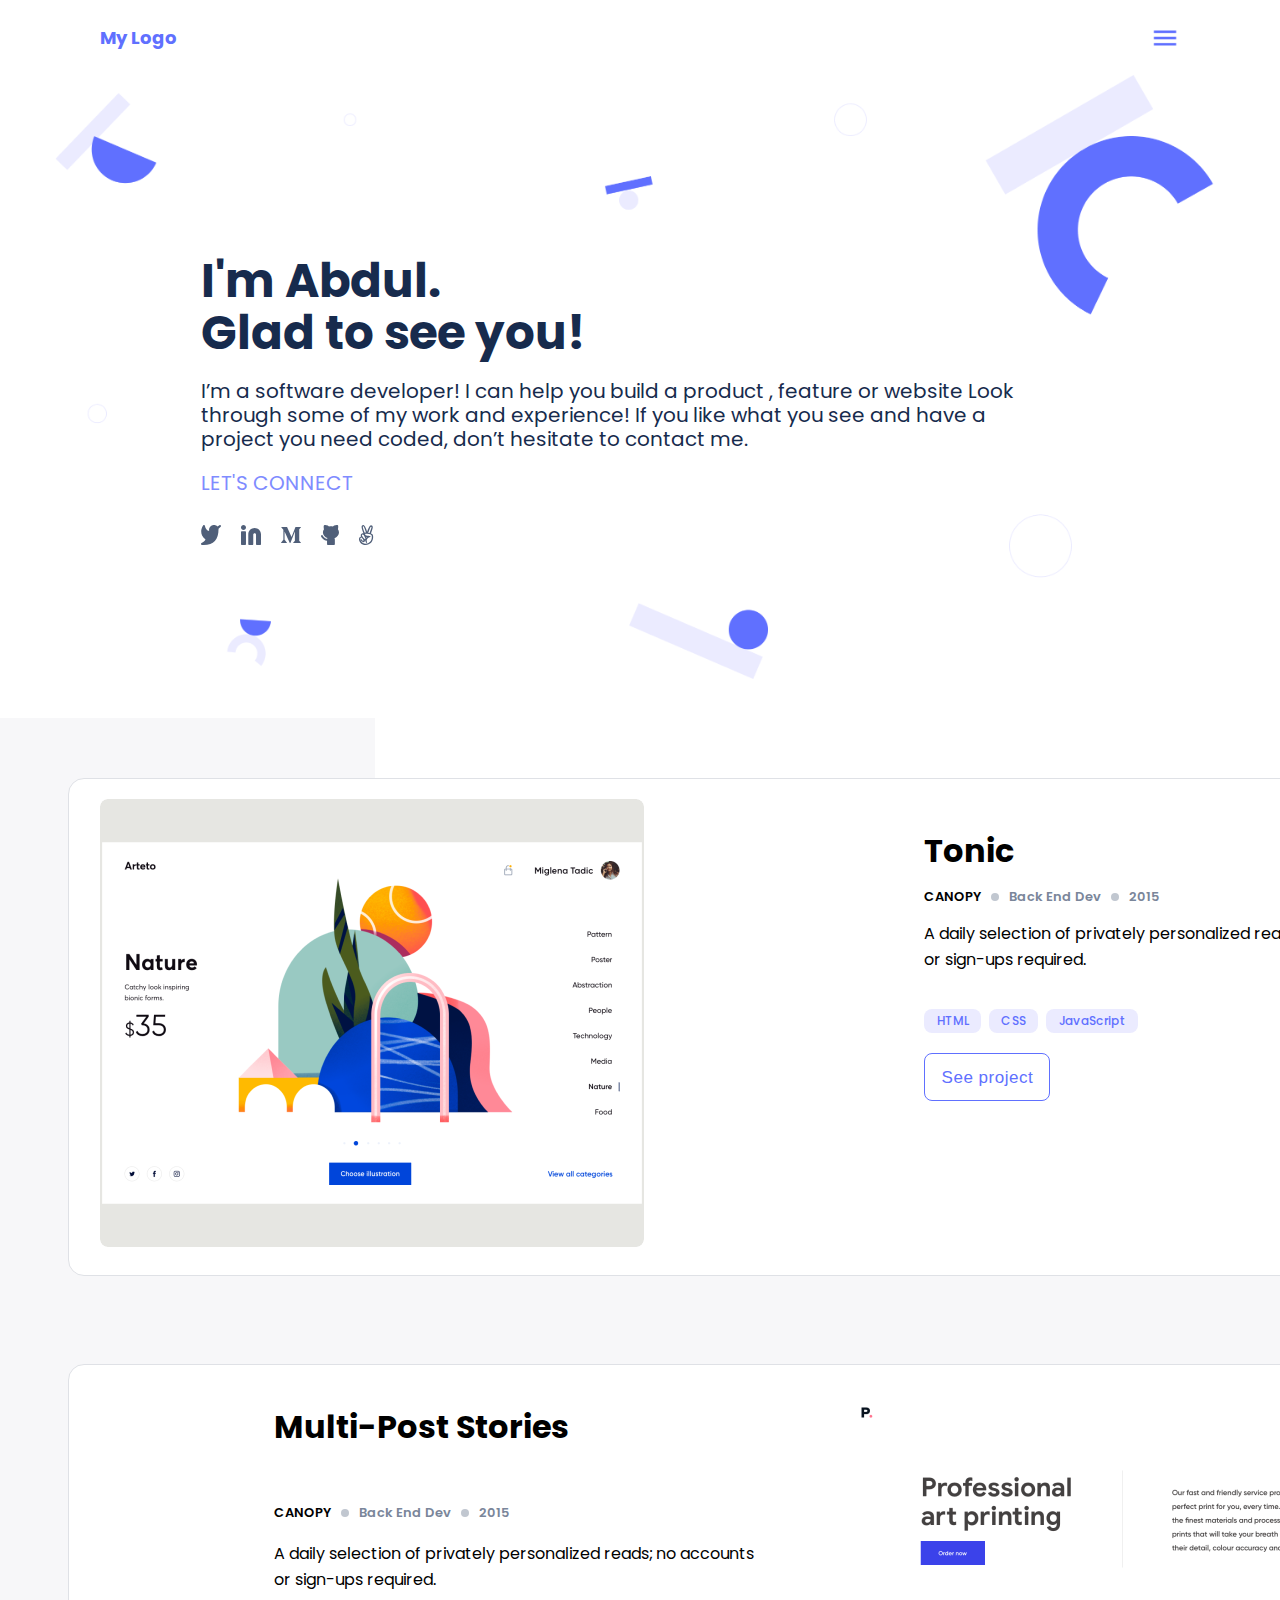
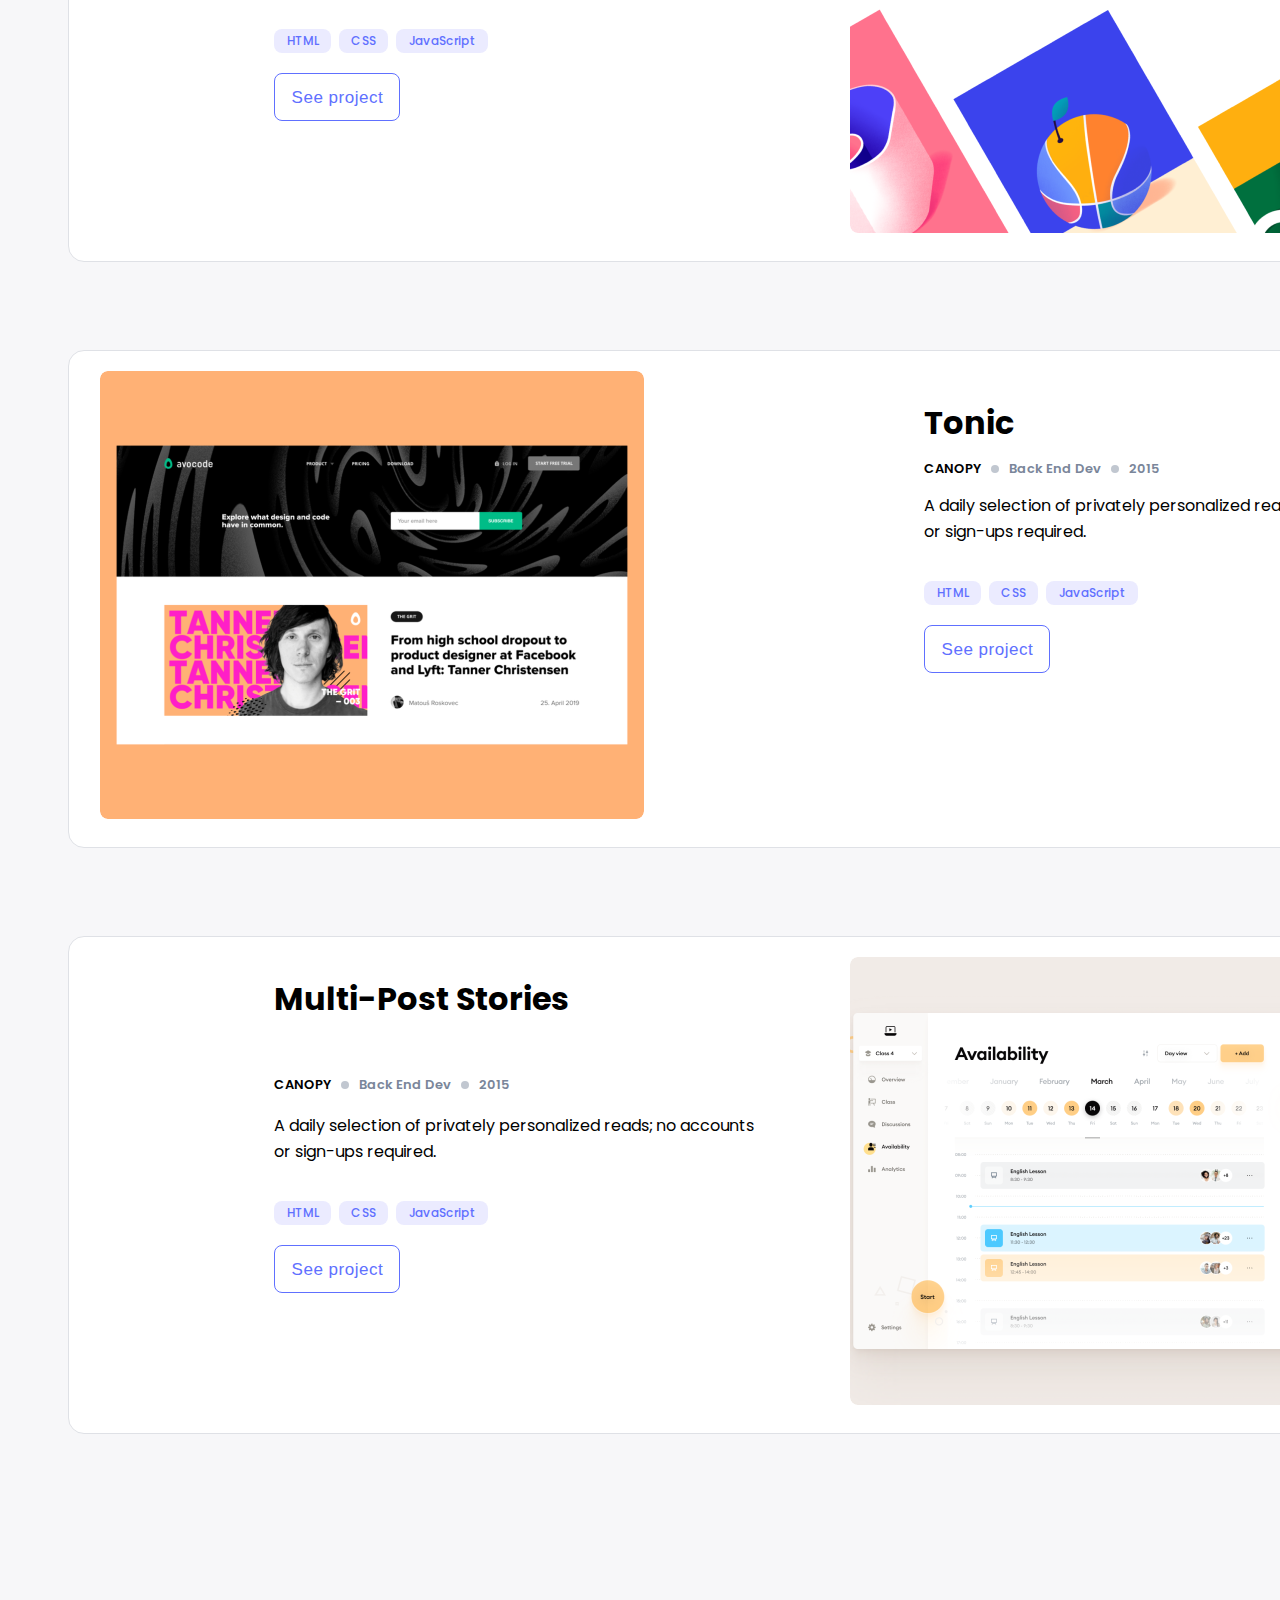
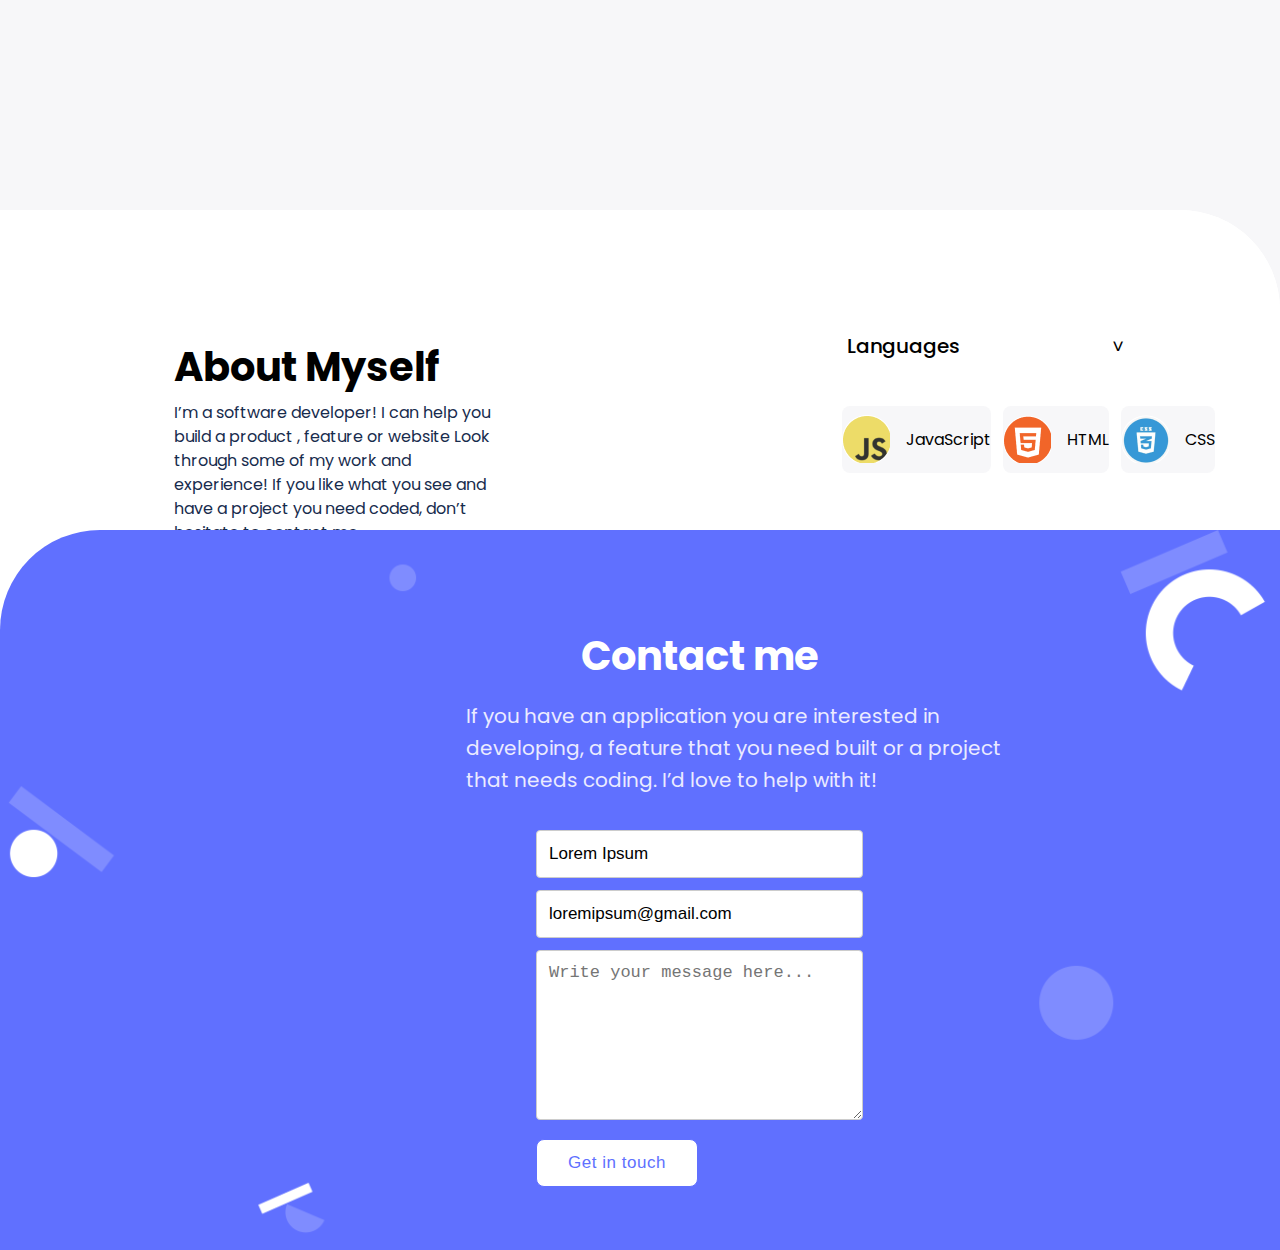
<file: index.html>
<!DOCTYPE html>
<html lang="en">

<head>
    <meta charset="UTF-8">
    <meta name="viewport" content="width=device-width, initial-scale=1.0">
    <title>My Portfolio</title>
    <link rel="stylesheet" href="portfolio.css">
    <link rel="preconnect" href="https://fonts.googleapis.com">
    <link rel="preconnect" href="https://fonts.gstatic.com" crossorigin>
    <link
        href="https://fonts.googleapis.com/css2?family=Poppins:ital,wght@0,100;0,200;0,300;0,400;0,500;0,600;0,700;0,800;0,900;1,100;1,200;1,300;1,400;1,500;1,600;1,700;1,800;1,900&display=swap"
        rel="stylesheet">
        
</head>

<body>
    <section class="layout" id="portfolio">
        <div class="menu">
            <div class="cross">&#x2716;</div>
            <ul class="menu-list">
                <li class="menu-item"><a href="#portfolio">Portfolio</a></li>
                <li class="menu-item"><a href="#about">About</a></li>
                <li class="menu-item"><a href="#contact">Contact</a></li>
            </ul>
          </div>
          
        <div class="header-section">
            <div class="header">
                <div>
                    <h2 class="logo">My Logo</h2>
                </div>
                <div class="menu-bar"></div>
            </div>
        </div>
        

        <header class="headline-section">
            <div class="intro">
                <h3>I'm Abdul.</h3>
                <h3>Glad to see you!</h3>
            </div>
            <div class="description">
                <p>I’m a software developer! I can help you build a product , feature or
                    website Look through some of my work and experience!
                    If you like what you see and have a project you need coded,
                    don’t hesitate to contact me.</p>
            </div>
            <div class="connect">
                <p>LET'S CONNECT</p>
            </div>
            <div class="socials">
                <img src="Twitter.svg" />
                <img src="Linkedin icon.svg" />
                <img src="M.svg" />
                <img src="cat.svg" />
                <img src="hand.svg" />
            </div>
        </header>
    </section>

    <div class="work">
        <div class="work-section">
            <section class="section1">
                <div class="snapshot snapshot1"></div>
                <div class="content">
                    <div class="upper-section1">
                        <div class="text">Tonic</div>
                        <ul class="skills">
                            <li class="client">
                                <div class="client-text">CANOPY</div>
                            </li>
                            <div class="counter"></div>
                            <li class="role">
                                <div class="role-text">Back End Dev</div>
                            </li>
                            <div class="counter"></div>
                            <li class="year">
                                <div class="year-text">2015</div>
                            </li>
                        </ul>
                    </div>
                    <section class="text-area">
                        <p class="caption">A daily selection of privately
                            personalized reads; no accounts or 
                           sign-ups required.</p>
                    </section>
                    <section class="tags">
                        <div class="tag1">HTML</div>
                        <div class="tag2">CSS</div>
                        <div class="tag3">JavaScript</div>
                    </section>
                    <section class="footer">
                        <button class="project">See project</button>
                    </section>
                </div>
            </section>
            <section class="section2">
                <div class="snapshot snapshot2"></div>
                <div class="content2">
                    <div class="upper-section2">
                        <div class="text2">
                            <p class="sec2">Multi-Post
                            Stories</p>
                        </div>
                        <ul class="skills2">
                            <li class="client">
                                <div class="client-text">CANOPY</div>
                            </li>
                            <div class="counter"></div>
                            <li class="role">
                                <div class="role-text">Back End Dev</div>
                            </li>
                            <div class="counter"></div>
                            <li class="year">
                                <div class="year-text">2015</div>
                            </li>
                        </ul>
                    </div>
                    <section class="text-area">
                        <p class="caption">A daily selection of privately
                            personalized reads; no accounts or 
                           sign-ups required.</p>
                    </section>
                    <section class="tags">
                        <div class="tag1">HTML</div>
                        <div class="tag2">CSS</div>
                        <div class="tag3">JavaScript</div>
                    </section>
                    <section class="footer">
                        <button class="project">See project</button>
                    </section>
                </div>
            </section>
            <div class="section3">
                <div class="snapshot snapshot3"></div>
                <div class="content">
                    <div class="upper-section1">
                        <div class="text">Tonic</div>
                        <ul class="skills">
                            <li class="client">
                                <div class="client-text">CANOPY</div>
                            </li>
                            <div class="counter"></div>
                            <li class="role">
                                <div class="role-text">Back End Dev</div>
                            </li>
                            <div class="counter"></div>
                            <li class="year">
                                <div class="year-text">2015</div>
                            </li>
                        </ul>
                    </div>
                    <section class="text-area">
                        <p class="caption">A daily selection of privately
                            personalized reads; no accounts or 
                           sign-ups required.</p>
                    </section>
                    <section class="tags">
                        <div class="tag1">HTML</div>
                        <div class="tag2">CSS</div>
                        <div class="tag3">JavaScript</div>
                    </section>
                    <section class="footer">
                        <button class="project">See project</button>
                    </section>
                </div>
            </div>
            <div class="section4">
                <div class="snapshot snapshot4"></div>
                <div class="content2">
                    <div class="upper-section2">
                        <div class="text2">
                            <p class="sec2">Multi-Post
                            Stories</p>
                        </div>
                        <ul class="skills2">
                            <li class="client">
                                <div class="client-text">CANOPY</div>
                            </li>
                            <div class="counter"></div>
                            <li class="role">
                                <div class="role-text">Back End Dev</div>
                            </li>
                            <div class="counter"></div>
                            <li class="year">
                                <div class="year-text">2015</div>
                            </li>
                        </ul>
                    </div>
                    <section class="text-area">
                        <p class="caption">A daily selection of privately
                         personalized reads; no accounts or 
                        sign-ups required.</p>
                    </section>
                    <section class="tags">
                        <div class="tag1">HTML</div>
                        <div class="tag2">CSS</div>
                        <div class="tag3">JavaScript</div>
                    </section>
                    <section class="footer">
                        <button class="project">See project</button>
                    </section>
                </div>
            </div>
        </div>
    </div>
    <section class="myself">
        <div class="about" id="about">
            <section class="about-myself">
                <div class="heading">
                    <p>About Myself</p>
                </div>
                <div class="para">
                    <p>I’m a software developer! I can help you build a product , feature or
                        website Look through some of my work and experience!
                        If you like what you see and have a project you need coded,
                        don’t hesitate to contact me.</p>
                </div>
                <section class="links">
                    <div class="letconnect">
                        <p class="nomargin">LET'S CONNECT</p>
                    </div>
                    <div class="socials2">
                        <img src="Twitter.svg" />
                        <img src="Linkedin icon.svg" />
                        <img src="M.svg" />
                        <img src="cat.svg" />
                        <img src="hand.svg" />
                    </div>
                </section>
                <button class="resume">Get my resume</button>
            </section>
            <section class="languages">
                <div class="tab1">
                    <header class="container">
                        <p class="lang">Languages</p>
                        <div class="arrow">
                            <span>˅</span>
                        </div>
                    </header>
                    <section class="names">
                        <div class="js">
                            <div class="js-img"></div>
                            <p>JavaScript</p>
                        </div>
                        <div class="html">
                            <div class="html-img"></div>
                            <p>HTML</p>
                        </div>
                        <div class="css">
                            <div class="css-img"></div>
                            <p>CSS</p>
                        </div>
                    </section>
                </div>
                <header class="tab2">
                    <p class="frame">Frameworks</p>
                    <div class="arrow">
                        <span>></span>
                    </div>
                </header>
                <header class="tab3">
                    <p class="skill">Skills</p>
                    <div class="arrow">
                        <span>></span>
                    </div>
                </header>
            </section>
        </div>
    </section>
    <section class="contact" id="contact">
        <div class="form-img"></div>
        <div class="contact-me">
            <p>Contact me</p>
        </div>
        <section class="contact-text">
            <p> If you have an application you 
            are interested in developing, a 
             feature that you need built or a 
             project that needs coding. 
             I’d love to help with it!</p>
        </section>
        <form action="https://formspree.io/f/xoqgnenk" method="POST" class="input-form">
            <input type="text" name="name" value="Lorem Ipsum" class="input-field">
            <input type="email" name="email" value="loremipsum@gmail.com" class="input-field">
            <textarea name="message" placeholder="Write your message here..." class="input-field message-field"
                rows="4"></textarea>
            <button type="submit" class="intouch">Get in touch</button>
        </form>
        <footer class="foot">
            <div class="black-line"></div>
        </footer>
    </section>
    <script>
        document.addEventListener('DOMContentLoaded', function() {
          var menuBar = document.querySelector('.menu-bar');
          var menu = document.querySelector('.menu');
          var cross = document.querySelector('.cross');
          var menuItems = document.querySelectorAll('.menu-item a'); // Get all anchor tags within .menu-item
      
          function openMenu() {
            menu.style.display = 'flex';
          }
      
          function closeMenu() {
            menu.style.display = 'none';
          }
      
          menuBar.addEventListener('click', openMenu);
          cross.addEventListener('click', closeMenu);
      
          // Add click event to each menu item
          menuItems.forEach(function(item) {
            item.addEventListener('click', closeMenu);
          });
        });
      </script>
      
      
      
      
</body>

</html>
</file>
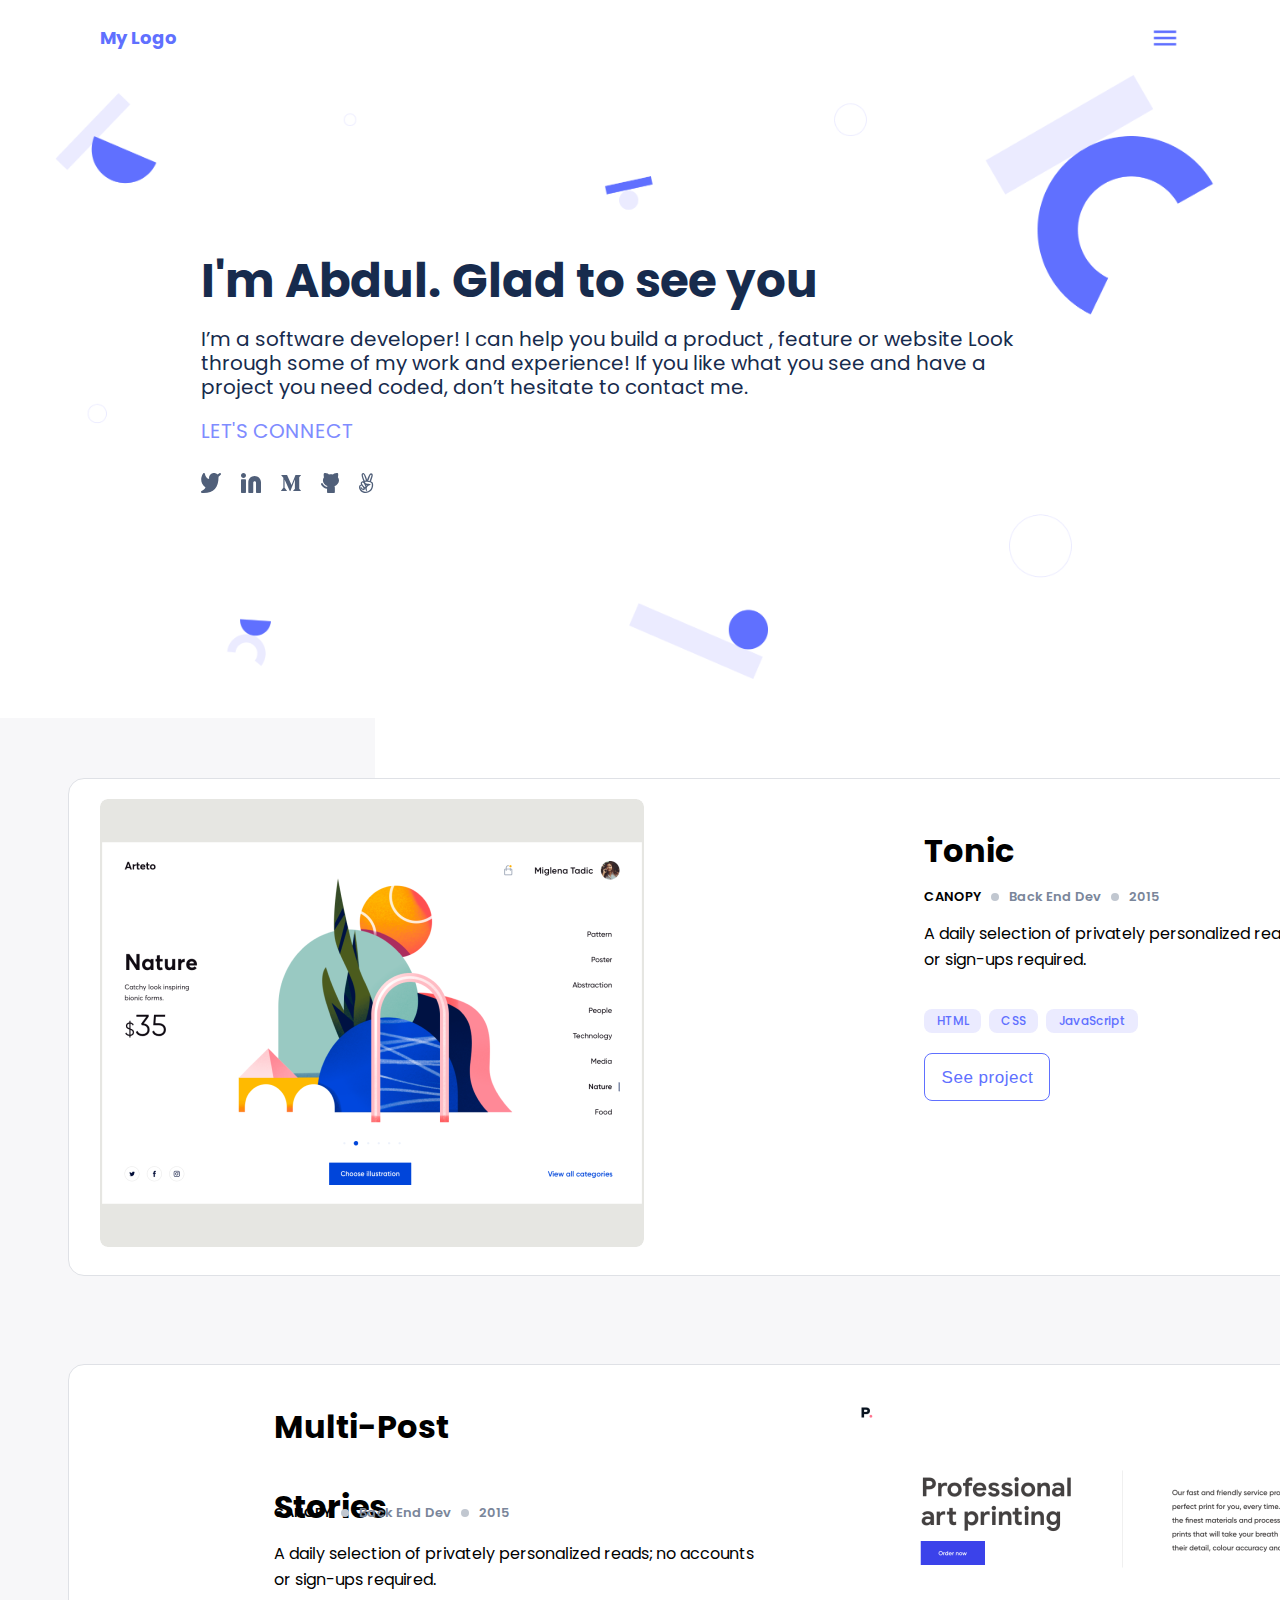
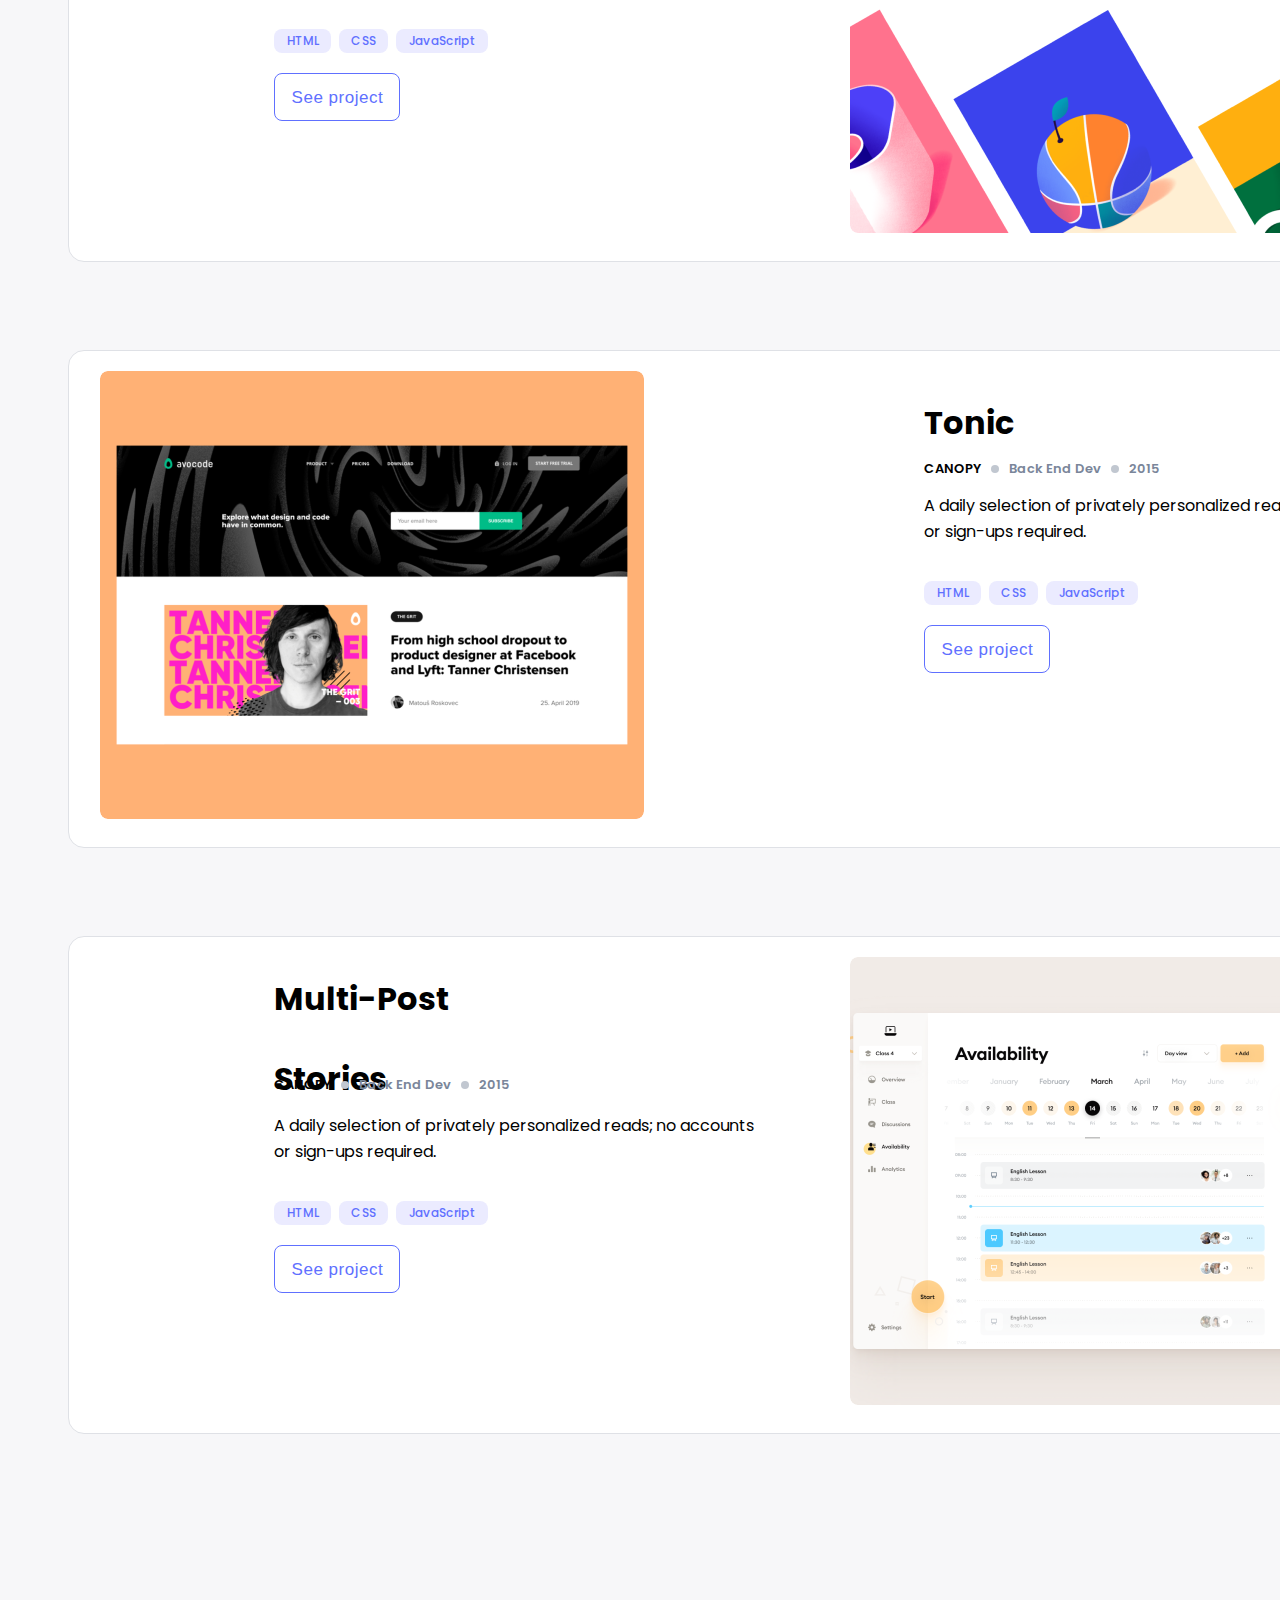
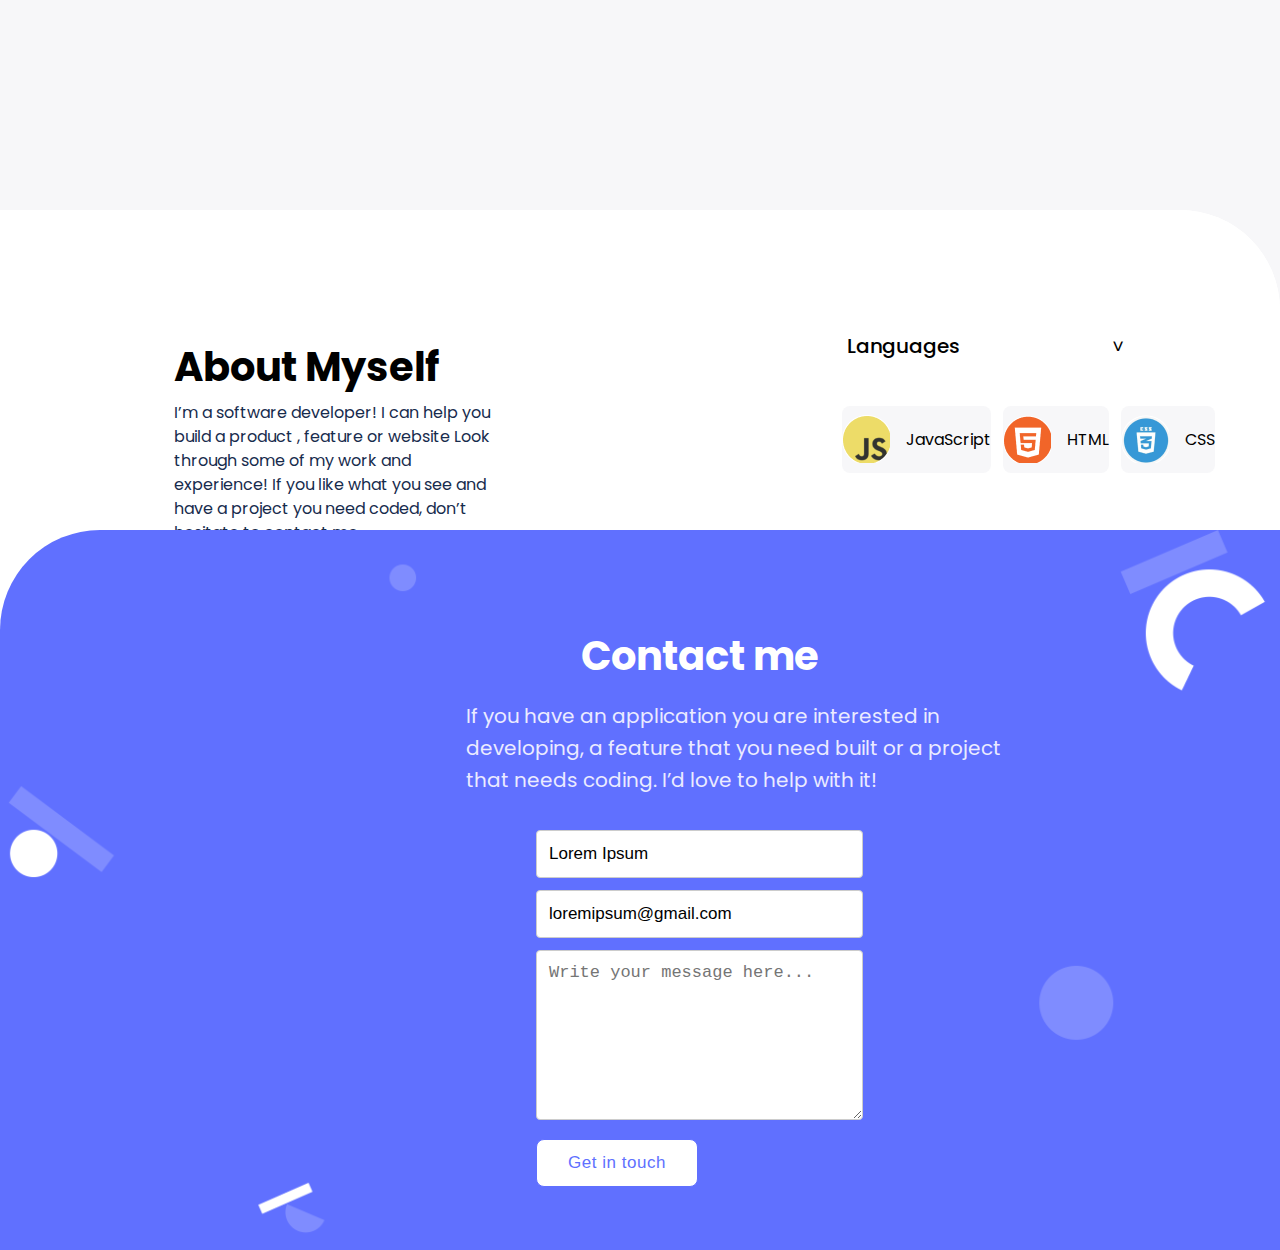
<file: portfolio.html>
<!DOCTYPE html>
<html lang="en">

<head>
    <meta charset="UTF-8">
    <meta name="viewport" content="width=device-width, initial-scale=1.0">
    <title>My Portfolio</title>
    <link rel="stylesheet" href="portfolio.css">
    <link rel="preconnect" href="https://fonts.googleapis.com">
    <link rel="preconnect" href="https://fonts.gstatic.com" crossorigin>
    <link
        href="https://fonts.googleapis.com/css2?family=Poppins:ital,wght@0,100;0,200;0,300;0,400;0,500;0,600;0,700;0,800;0,900;1,100;1,200;1,300;1,400;1,500;1,600;1,700;1,800;1,900&display=swap"
        rel="stylesheet">
</head>

<body>
    <section class="layout">
        <div class="header-section">
            <div class="header">
                <div>
                    <h2 class="logo">My Logo</h2>
                </div>
                <div class="menu-bar"></div>
            </div>
        </div>

        <header class="headline-section">
            <div class="intro">
                <h3>I'm Abdul. Glad to see you</h3>
            </div>
            <div class="description">
                <p>I’m a software developer! I can help you build a product , feature or
                    website Look through some of my work and experience!
                    If you like what you see and have a project you need coded,
                    don’t hesitate to contact me.</p>
            </div>
            <div class="connect">
                <p>LET'S CONNECT</p>
            </div>
            <div class="socials">
                <img src="Twitter.svg" />
                <img src="Linkedin icon.svg" />
                <img src="M.svg" />
                <img src="cat.svg" />
                <img src="hand.svg" />
            </div>
        </header>
    </section>

    <div class="work">
        <div class="work-section">
            <section class="section1">
                <div class="snapshot snapshot1"></div>
                <div class="content">
                    <div class="upper-section1">
                        <div class="text">Tonic</div>
                        <ul class="skills">
                            <li class="client">
                                <div class="client-text">CANOPY</div>
                            </li>
                            <div class="counter"></div>
                            <li class="role">
                                <div class="role-text">Back End Dev</div>
                            </li>
                            <div class="counter"></div>
                            <li class="year">
                                <div class="year-text">2015</div>
                            </li>
                        </ul>
                    </div>
                    <section class="text-area">
                        <p class="caption">A daily selection of privately</p>
                        <p class="caption"> personalized reads; no accounts or </p>
                        <p class="caption">sign-ups required.</p>
                    </section>
                    <section class="tags">
                        <div class="tag1">HTML</div>
                        <div class="tag2">CSS</div>
                        <div class="tag3">JavaScript</div>
                    </section>
                    <section class="footer">
                        <button class="project">See project</button>
                    </section>
                </div>
            </section>
            <section class="section2">
                <div class="snapshot snapshot2"></div>
                <div class="content2">
                    <div class="upper-section2">
                        <div class="text2">
                            <p class="sec2">Multi-Post</p>
                            <p class="sec2">Stories</p>
                        </div>
                        <ul class="skills2">
                            <li class="client">
                                <div class="client-text">CANOPY</div>
                            </li>
                            <div class="counter"></div>
                            <li class="role">
                                <div class="role-text">Back End Dev</div>
                            </li>
                            <div class="counter"></div>
                            <li class="year">
                                <div class="year-text">2015</div>
                            </li>
                        </ul>
                    </div>
                    <section class="text-area">
                        <p class="caption">A daily selection of privately</p>
                        <p class="caption"> personalized reads; no accounts or </p>
                        <p class="caption">sign-ups required.</p>
                    </section>
                    <section class="tags">
                        <div class="tag1">HTML</div>
                        <div class="tag2">CSS</div>
                        <div class="tag3">JavaScript</div>
                    </section>
                    <section class="footer">
                        <button class="project">See project</button>
                    </section>
                </div>
            </section>
            <section class="section3">
                <div class="snapshot snapshot3"></div>
                <div class="content">
                    <div class="upper-section1">
                        <div class="text">Tonic</div>
                        <ul class="skills">
                            <li class="client">
                                <div class="client-text">CANOPY</div>
                            </li>
                            <div class="counter"></div>
                            <li class="role">
                                <div class="role-text">Back End Dev</div>
                            </li>
                            <div class="counter"></div>
                            <li class="year">
                                <div class="year-text">2015</div>
                            </li>
                        </ul>
                    </div>
                    <section class="text-area">
                        <p class="caption">A daily selection of privately</p>
                        <p class="caption"> personalized reads; no accounts or </p>
                        <p class="caption">sign-ups required.</p>
                    </section>
                    <section class="tags">
                        <div class="tag1">HTML</div>
                        <div class="tag2">CSS</div>
                        <div class="tag3">JavaScript</div>
                    </section>
                    <section class="footer">
                        <button class="project">See project</button>
                    </section>
                </div>
            </section>
            <section class="section4">
                <div class="snapshot snapshot4"></div>
                <div class="content2">
                    <div class="upper-section2">
                        <div class="text2">
                            <p class="sec2">Multi-Post</p>
                            <p class="sec2">Stories</p>
                        </div>
                        <ul class="skills2">
                            <li class="client">
                                <div class="client-text">CANOPY</div>
                            </li>
                            <div class="counter"></div>
                            <li class="role">
                                <div class="role-text">Back End Dev</div>
                            </li>
                            <div class="counter"></div>
                            <li class="year">
                                <div class="year-text">2015</div>
                            </li>
                        </ul>
                    </div>
                    <section class="text-area">
                        <p class="caption">A daily selection of privately</p>
                        <p class="caption"> personalized reads; no accounts or </p>
                        <p class="caption">sign-ups required.</p>
                    </section>
                    <section class="tags">
                        <div class="tag1">HTML</div>
                        <div class="tag2">CSS</div>
                        <div class="tag3">JavaScript</div>
                    </section>
                    <section class="footer">
                        <button class="project">See project</button>
                    </section>
                </div>
            </section>
        </div>
    </div>
    <section class="myself">
        <div class="about">
            <section class="about-myself">
                <div class="heading">
                    <p>About Myself</p>
                </div>
                <div class="para">
                    <p>I’m a software developer! I can help you build a product , feature or
                        website Look through some of my work and experience!
                        If you like what you see and have a project you need coded,
                        don’t hesitate to contact me.</p>
                </div>
                <section class="links">
                    <div class="letconnect">
                        <p class="nomargin">LET'S CONNECT</p>
                    </div>
                    <div class="socials2">
                        <img src="Twitter.svg" />
                        <img src="Linkedin icon.svg" />
                        <img src="M.svg" />
                        <img src="cat.svg" />
                        <img src="hand.svg" />
                    </div>
                </section>
                <button class="resume">Get my resume</button>
            </section>
            <section class="languages">
                <div class="tab1">
                    <header class="container">
                        <p class="lang">Languages</p>
                        <div class="arrow">
                            <span>˅</span>
                        </div>
                    </header>
                    <section class="names">
                        <div class="js">
                            <div class="js-img"></div>
                            <p>JavaScript</p>
                        </div>
                        <div class="html">
                            <div class="html-img"></div>
                            <p>HTML</p>
                        </div>
                        <div class="css">
                            <div class="css-img"></div>
                            <p>CSS</p>
                        </div>
                    </section>
                </div>
                <header class="tab2">
                    <p class="frame">Frameworks</p>
                    <div class="arrow">
                        <span>></span>
                    </div>
                </header>
                <header class="tab3">
                    <p class="skill">Skills</p>
                    <div class="arrow">
                        <span>></span>
                    </div>
                </header>
            </section>
        </div>
    </section>
    <section class="contact">
        <div class="form-img"></div>
        <div class="contact-me">
            <p>Contact me</p>
        </div>
        <section class="contact-text">
            <p> If you have an application you </p>
            <p> are interested in developing, a </p>
            <p> feature that you need built or a </p>
            <p> project that needs coding. </p>
            <p> I’d love to help with it!</p>
        </section>
        <form action="https://formspree.io/f/xoqgnenk" method="POST" class="input-form">
            <input type="text" name="name" value="Lorem Ipsum" class="input-field">
            <input type="email" name="email" value="loremipsum@gmail.com" class="input-field">
            <textarea name="message" placeholder="Write your message here..." class="input-field message-field"
                rows="4"></textarea>
            <button type="submit" class="intouch">Get in touch</button>
        </form>
        <footer class="foot">
            <div class="black-line"></div>
        </footer>
    </section>
</body>

</html>
</file>
<file: portfolio.css>
body {
  font-family: "Poppins", sans-serif;
  background-color: #f7f7f9;
  margin: 0%;
}

.layout {
  width: 375px;
  height: 696px;
  padding: 0%;
  margin: 0%;
  background-color: white;
  border-bottom-left-radius: 80px;
  position: relative;
}

.header-section {
  display: flex-container;
  width: 375px;
  height: 75px;
}

.header {
  display: flex;
  justify-content: space-between;
  align-items: center;
  padding: 20px;
  width: 375;

}

.logo {
  margin: 0;
  color: #6070FF;
  font-size: 18px;
  font-weight: 700;
  line-height: 20px;
  letter-spacing: 0em;
  text-align: center;
}

.menu-bar {
  width: 30px;
  height: 30px;
  background-image: url('Menu.png');
  background-size: cover;
  cursor: pointer;
}

.headline-section {
  background-image: url('shapes.png');
  width: 375px;
  height: 604px;
  top: 92px;
  padding: 114px, 24px, 114px, 24px;
  gap: 12px;
  border-bottom-left-radius: 80px;
  background-size: cover;
  background-position: center;
  background-repeat: no-repeat;
}

.intro {
  font-size: 40px;
  font-weight: 700;
  line-height: 52px;
  letter-spacing: 0;
  word-spacing: 20%;
  text-align: left;
  color: #172B4D;
  padding-top: 25%;
  margin-left: 4%;
  width: 250px;
}

.intro h3 {
  padding-top: 16%;
  margin: 0%;
}


.description {
  font-size: 16px;
  text-align: left;
  color: #172B4D;
  margin-left: 4%;
  font-weight: 400;
  line-height: 24px;
  letter-spacing: 0;
  width: 327px;
}

.connect {
  font-size: 16px;
  font-weight: 400;
  line-height: 24px;
  color: #7F8CFF;
  margin-left: 4%;
  width: 327px;
  margin-top: 0%;
}

.socials {
  padding-top: 10px;
  display: flex;
  gap: 20px;
  margin-left: 4%;
}

.work {
  width: 375px;
  height: 2788px;
  top: 718px;
  position: absolute;
  background-color: #f7f7f9;
  margin: 0%;
}

.work-section {
  display: grid;
  grid-template-rows: repeat(4, auto);
  grid-row-gap: 88px;
  width: 375px;
  height: 604px;
  position: relative;
  top: 60px;
}

.section1 {
  width: 327px;
  height: 552px;
  border-radius: 16px;
  border: 1px solid #DFE1E6;
  display: flex;
  flex-direction: column;
  justify-content: flex-start;
  align-items: center;
  margin-left: 5%;
  margin-right: 5%;
  background-color: white;
}

.snapshot {
  width: 295px;
  height: 220px;
  border-radius: 8px;
  background-size: cover;
  margin-bottom: 16px;
  margin-top: 16px;
  margin-left: 16px;
  margin-right: 16px;
}

.snapshot1 {
  background-image: url('snapshot1.png');
}

.snapshot2 {
  background-image: url('snapshot2.png');
}

.snapshot3 {
  background-image: url('snapshot3.png');
}

.snapshot4 {
  background-image: url('snapshot4.png');
}

.content {
  width: 295px;
  height: 288px;
}

.upper-section1 {
  width: 295px;
  height: 80px;
}

.text {
  width: 295px;
  height: 36px;
  font-size: 32px;
  font-weight: 700;
  line-height: 44px;
  letter-spacing: 0em;
  text-align: left;
}

.skills {
  display: flex;
  width: 236px;
  height: 32px;
  margin: 12px, 0px, 0px, 0px;
  padding: 0;
  list-style-type: none;
}

.client,
.role,
.year {
  display: flex;
  align-items: center;
}

.client-text,
.role-text,
.year-text {
  font-size: 13px;
  font-weight: 600;
  line-height: 16px;
  letter-spacing: 0em;
  text-align: left;
}

.role-text,
.year-text {
  color: #7A869A;
  white-space: nowrap;
}


.counter {
  width: 33px;
  height: 32px;
  display: flex;
  justify-content: center;
  align-items: center;
}

.counter:before {
  content: '';
  width: 8px;
  height: 8px;
  background-color: #C1C7D0;
  border-radius: 50%;
}

.text-area {
  width: 295px;
  height: 76px;
  margin-top: 12px;
}

.caption {
  font-size: 16px;
  font-weight: 400;
  line-height: 24px;
  letter-spacing: 0em;
  text-align: left;
  margin: 0%;
  padding: 0%;
}

.tags {
  display: flex;
  width: 214px;
  height: 24px;
  gap: 8px;
  margin-top: 12px;
}

.tag1,
.tag2,
.tag3 {
  border-radius: 8px;
  color: #6070FF;
  background-color: #EBEBFF;
  font-size: 12px;
  font-weight: 500;
  line-height: 16px;
  letter-spacing: 0.03em;
  display: flex;
  align-items: center;
  justify-content: center;
}

.tag1 {
  width: 57px;
}

.tag2 {
  width: 49px;
}

.tag3 {
  width: 92px;
}

.footer {
  width: 295px;
  height: 72px;
  margin-top: 8px;
}

.project {
  width: 126px;
  height: 48px;
  padding: 12px;
  border-radius: 8px;
  border: 1px solid #6070FF;
  margin-top: 12px;
  background-color: white;
  color: #6070FF;
  font-size: 17px;
  font-weight: 500;
  line-height: 24px;
  letter-spacing: 0.03em;
  align-items: center;
}

.section2 {
  width: 327px;
  height: 594px;
  border-radius: 16px;
  border: 1px solid #DFE1E6;
  display: flex;
  flex-direction: column;
  justify-content: flex-start;
  align-items: center;
  margin-left: 5%;
  margin-right: 5%;
  background-color: white;
}

.upper-section2 {
  width: 295px;
  height: 124px;
}

.sec2 {
  margin: 0%;
  padding: 0%;
  height: 80px;
  width: 200px;
}

.text2 {
  width: 295px;
  height: 80px;
  font-size: 32px;
  font-weight: 700;
  line-height: 44px;
  letter-spacing: 0em;
  text-align: left;
}

.skills2 {
  display: flex;
  width: 236px;
  height: 32px;
  margin-top: 12px;
  padding: 0;
  list-style-type: none;
}

.content2 {
  width: 295px;
  height: 332px;
}

.section3 {
  width: 327px;
  height: 552px;
  border-radius: 16px;
  border: 1px solid #DFE1E6;
  display: flex;
  flex-direction: column;
  justify-content: flex-start;
  align-items: center;
  margin-left: 5%;
  margin-right: 5%;
  background-color: white;
}

.section4 {
  width: 327px;
  height: 594px;
  border-radius: 16px;
  border: 1px solid #DFE1E6;
  display: flex;
  flex-direction: column;
  justify-content: flex-start;
  align-items: center;
  margin-left: 5%;
  margin-right: 5%;
  background-color: white;
}

.myself {
  width: 375px;
  height: 1263px;
  top: 2810px;
  position: relative;
  background-color: white;
  border-top-right-radius: 100px;
}

.about {
  width: 375px;
  height: 1062.15px;
  padding: 114px, 24px, 114px, 24px;
  gap: 24px;
  position: absolute;
  background-color: white;
  top: 0%;
  border-top-right-radius: 100px;
}

.about-myself {
  margin-top: 100px;
  width: 327px;
  height: 346px;
  padding: 0px 24px;
}


.headline {
  width: 375px;
  height: 604px;
  top: 92px;
  padding: 114px, 24px, 114px, 24px;
  gap: 12px;
}

.heading {
  width: 327px;
  height: 35px;
  font-size: 40px;
  font-weight: 700;
  line-height: 35px;
  letter-spacing: 0em;
  margin-top: 0%;
  top: 0px;
}

.para {
  font-size: 16px;
  text-align: left;
  color: #172B4D;
  font-weight: 400;
  line-height: 24px;
  letter-spacing: 0;
  width: 327px;
  height: 147px;
}

.links {
  width: 200px;
  height: 80px;
  position: absolute;
  gap: 16px;
}

.letconnect {
  font-size: 16px;
  font-weight: 400;
  line-height: 24px;
  color: #7F8CFF;
  width: 327px;
}

.nomargin {
  margin: 0%;
}

.socials2 {
  margin-top: 24px;
  display: flex;
  gap: 20px;
}

.resume {
  width: 162px;
  height: 48px;
  border-radius: 8px;
  border: 1px solid #6070FF;
  background-color: white;
  color: #6070FF;
  font-size: 17px;
  font-weight: 500;
  line-height: 24px;
  letter-spacing: 0.03em;
  align-items: center;
  margin-top: 100px;
}

.languages {
  width: 327px;
  height: 464.15px;
  padding: 0px 24px;
  margin-top: 25px;
}

.tab1 {
  width: 327px;
  height: 320.15px;
}

.container {
  width: 327px;
  height: 72px;
  display: flex;
  align-items: center;
  justify-content: center;
}

.lang,
.frame,
.skill {
  width: 237px;
  height: 24px;
  margin: 0%;
  font-size: 20px;
  font-weight: 500;
  line-height: 24px;
  letter-spacing: 0em;
  text-align: left;
}

.arrow {
  width: 20px;
  height: 20px;
  border-radius: 8px;
  background-color: white;
  color: black;
  display: flex;
  align-items: center;
  justify-content: center;
  margin-left: 24px;
}

.arrow span {
  font-size: 20px;
}

.names {
  display: flex;
  width: 327px;
  height: 248.15px;
  gap: 12px;
  position: absolute;
  flex-direction: column;
  margin-left: 18px;
  margin-top: 24px;
}

.js,
.html,
.css {
  width: 303px;
  height: 66.72px;
  border-radius: 8px;
  display: flex;
  background-color: #f7f7f9;
  align-items: center;
}


.js-img {
  background-image: url(js.png);
  width: 48px;
  height: 48px;
  border: 1px;
}

.js p {
  margin-left: 16px;
}

.html-img {
  background-image: url(html.png);
  width: 48px;
  height: 48px;
  border: 1px;
}

.html p {
  margin-left: 16px;
}

.css-img {
  background-image: url(css.png);
  width: 48px;
  height: 48px;
  border: 1px;
}

.css p {
  margin-left: 16px;
}

.tab2,
.tab3 {
  width: 327px;
  height: 72px;
  display: flex;
  align-items: center;
  justify-content: center;
  position: relative;
  border-bottom: 1px solid #DFE1E6;
}

.contact {
  width: 375px;
  height: 779px;
  position: relative;
  top: 2670px;
  background-color: #6070FF;
  border-top-left-radius: 100px;
}

.form-img {
  background-image: url(contact.png);
  width: 265px;
  height: 709px;
  margin-left: 110px;
  margin-top: 20px;
  position: absolute;
}

.contact-me {
  width: 375px;
  height: 56px;
  position: absolute;
  margin-top: 100px;
}

.contact-me p {
  margin: 0%;
  font-size: 40px;
  font-weight: 700;
  line-height: 52px;
  letter-spacing: 0em;
  text-align: center;
  color: white;
}

.contact-text {
  width: 327px;
  height: 137px;
  margin-top: 170px;
  position: absolute;
  left: 16px;
}

.contact-text p {
  margin: 0;
  font-weight: 400;
  font-size: 20px;
  line-height: 28px;
  color: #EBEBFF;
  text-align: center;
}

.input-form {
  width: 327px;
  position: absolute;
  margin-top: 370px;
  left: 24px;
}

.input-field {
  width: 100%;
  height: 48px;
  padding: 12px;
  margin-bottom: 12px;
  border: 1px solid #ccc;
  border-radius: 4px;
  box-sizing: border-box;
  font-weight: 400;
  font-size: 17px;
  line-height: 20px;
}

.message-field {
  width: 327px;
  height: 170px;
}

.intouch {
  width: 162px;
  height: 48px;
  border-radius: 8px;
  border: 1px solid;
  background-color: #FFFFFF;
  color: #6070FF;
  font-size: 17px;
  font-weight: 500;
  line-height: 24px;
  letter-spacing: 0.03em;
  align-items: center;
}

.foot {
  width: 375px;
  height: 34px;
  margin-top: 16px;
}

.black-line {
  width: 134px;
  height: 5px;
  background-color: black;
  position: absolute;
  left: 120px;
  top: 770px;
}

@keyframes fadeInEffect {
  from {
    opacity: 0;
    transform: translateY(20px);
  }
  to {
    opacity: 1;
    transform: translateY(0);
  }
}

.intro, .description,.connect,.socials {
  animation-name: fadeInEffect;
  animation-duration: 2s; 
  animation-fill-mode: both; 
  animation-timing-function: ease-in-out; 
}

.intro h3{
  padding: 0%;
}

.snapshot {
  transition: transform 0.3s ease-in-out, box-shadow 0.3s ease-in-out;
  cursor: pointer; 
}

.snapshot:hover, .snapshot:focus {
  transform: scale(1.05); 
  box-shadow: 0 10px 20px rgba(0,0,0,0.2); 
}
@keyframes slideInRight {
  from {
    transform: translateX(100%);
    opacity: 0;
  }
  to {
    transform: translateX(0);
    opacity: 1;
  }
}

@keyframes slideInLeft {
  from {
    transform: translateX(-100%);
    opacity: 0;
  }
  to {
    transform: translateX(0);
    opacity: 1;
  }
}

.content {
  animation: slideInRight 1s ease-in-out forwards;
}

.content2 {
  animation: slideInLeft 1s ease-in-out forwards;
}

.menu {
  width: 375px;
  height: 100vh;
  position: fixed;
  z-index: 1000;
  display: flex;
  backdrop-filter: blur(7px);
  display: none;
}

.menu::before {
  content: '';
  position: absolute;
  width: 100%;
  height: 100%;
  background-color: rgba(11, 59, 249, 0.75);
  z-index: -1; 
}

.cross {
  position: absolute;
  top: 16px; 
  right: 16px; 
  font-size: 24px; 
  color: white; 
  cursor: pointer;
}

.menu-list {
  list-style: none;
  margin: 0;
  padding: 0;
  display: flex;
  flex-direction: column;
  gap: 16px; 
  margin-top: 90px; 
  padding-left: 12px; 
}

.menu-item {
  font-size: 32px; 
  font-weight: 600; 
  line-height: 44px; 
  text-align: left; 
  color: white; 
  padding: 8px 0; 
}

.menu-item a {
  display: block;
  color: white; 
  text-decoration: none; 
  font-size: 32px; 
  font-weight: 600; 
  line-height: 44px; 
  padding: 8px 0; 
  text-align: left; 
}

@media screen and (min-width: 1024px) {
  .layout {
    width: 100%;
    height: 100vh;
    border-bottom-left-radius: 160px;

  }

  .header-section {
    width: 100%;
    display: flex;
  }

  .header {
    width: 100%;
    padding: 20px 100px;
  }

  .headline-section {
    width: 100vw;
    background-image: url(headerbg.png);
    background-size: contain;
  }

  .intro {
    padding-left: 150px;
    align-items: center;
    justify-content: center;
    padding-top: 180px;
  }

  .intro h3 {
    text-align: center;
    margin: 0;
    padding: 0%;
    width: max-content;
  }

  .description,
  .connect,
  .socials {
    font-size: 20px;
    text-align: left;
    width: 820px;
    padding-left: 150px;
  }

  .work {
    height: fit-content;
  }

  .section1,
  .section2,
  .section3,
  .section4 {
    width: 1156px;
    padding: 0px 100px;
    height: 496px;
  }

  .snapshot1,
  .snapshot3 {
    width: 544px;
    height: 448px;
    margin: 0%;
    margin-right: 750px;
    margin-top: 20px;
    position: absolute;
  }

  .snapshot2,
  .snapshot4 {
    width: 544px;
    height: 448px;
    margin: 0%;
    margin-left: 750px;
    margin-top: 20px;
    position: absolute;
  }

  .snapshot1 {
    background-image: url('websnap1.png');
  }

  .snapshot2 {
    background-image: url('websnap2.png');
  }

  .snapshot3 {
    background-image: url('websnap3.png');
  }

  .snapshot4 {
    background-image: url('websnap4.png');
  }

  .content {
    margin-left: 650px;
    margin-top: 50px;
  }

  .content2 {
    margin-right: 650px;
    margin-top: 40px;
  }

  .myself {
    width: 100%;
    top: 2510px;
    height: 524px;
  }

  .about {
    width: 100%;
    height: 524px;
    position: relative;
  }

  .about-myself {
    margin-left: 150px;
    position: absolute;
  }

  .languages {
    margin-left: 800px;
    position: absolute;
    margin-top: 100px;
  }

  .names {
    flex-direction: row;
    height: min-content;
  }

  .tab1 {
    height: 200px;
  }

  .contact {
    top: 3730px;
    position: absolute;
    width: 100%;
    height: 720px;
  }

  .form-img {
    background-image: url(contactwebbg.png);
    width: 100%;
    margin: 0%;
    background-size: contain;
  }

  .contact-me,
  .contact-text,
  .input-form {
    margin-left: 512px;
  }

  .black-line {
    display: none;
  }

  .contact-text {
    display: block;
    width: 569px;
    margin-left: 450px;
  }

  .contact-text p {
    display: inline;
    line-height: 1.6;
    width: 569px;
  }

  .input-form {
    margin-top: 300px;
  }

  .text-area {
    display: block;
    width: 496px;
  }

  .caption {
    display: inline;
    line-height: 1.6;
    width: 569px;
  }

  .sec2 {
    width: 300px;
  }

}
</file>
